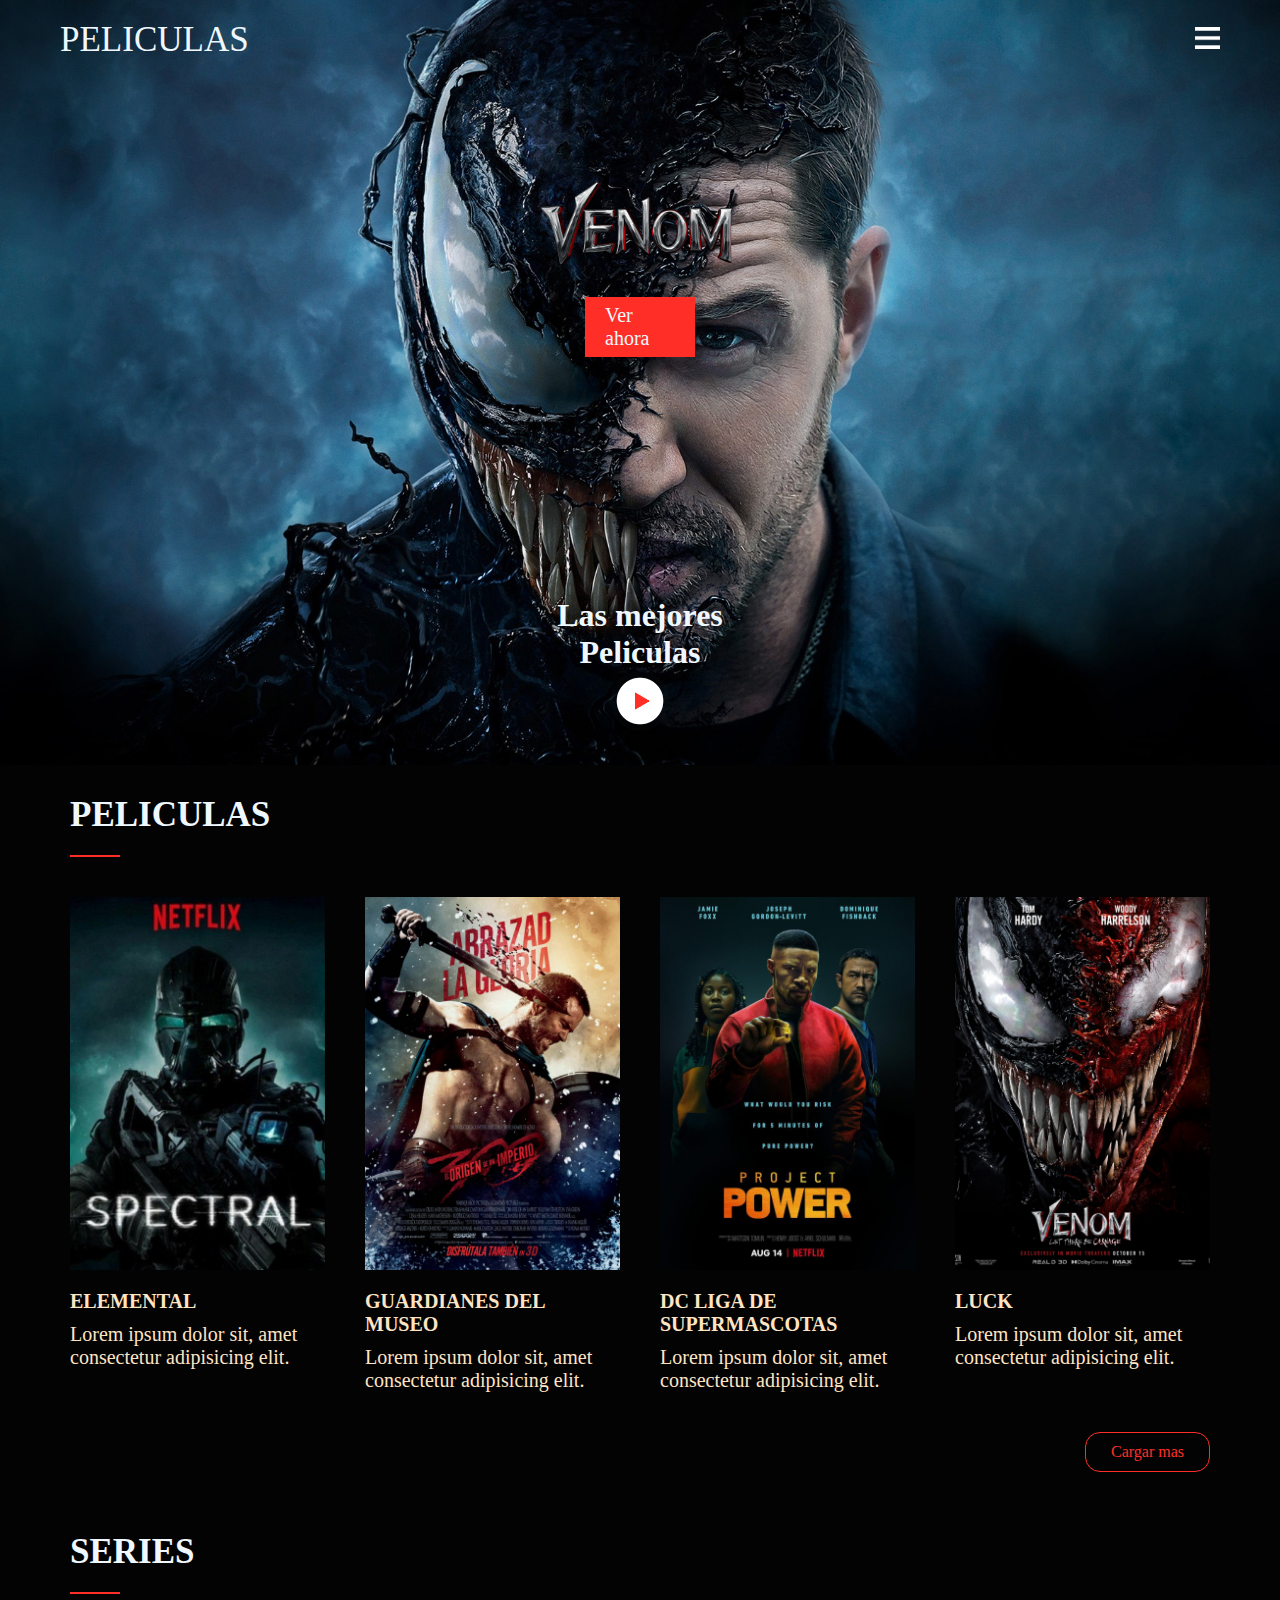
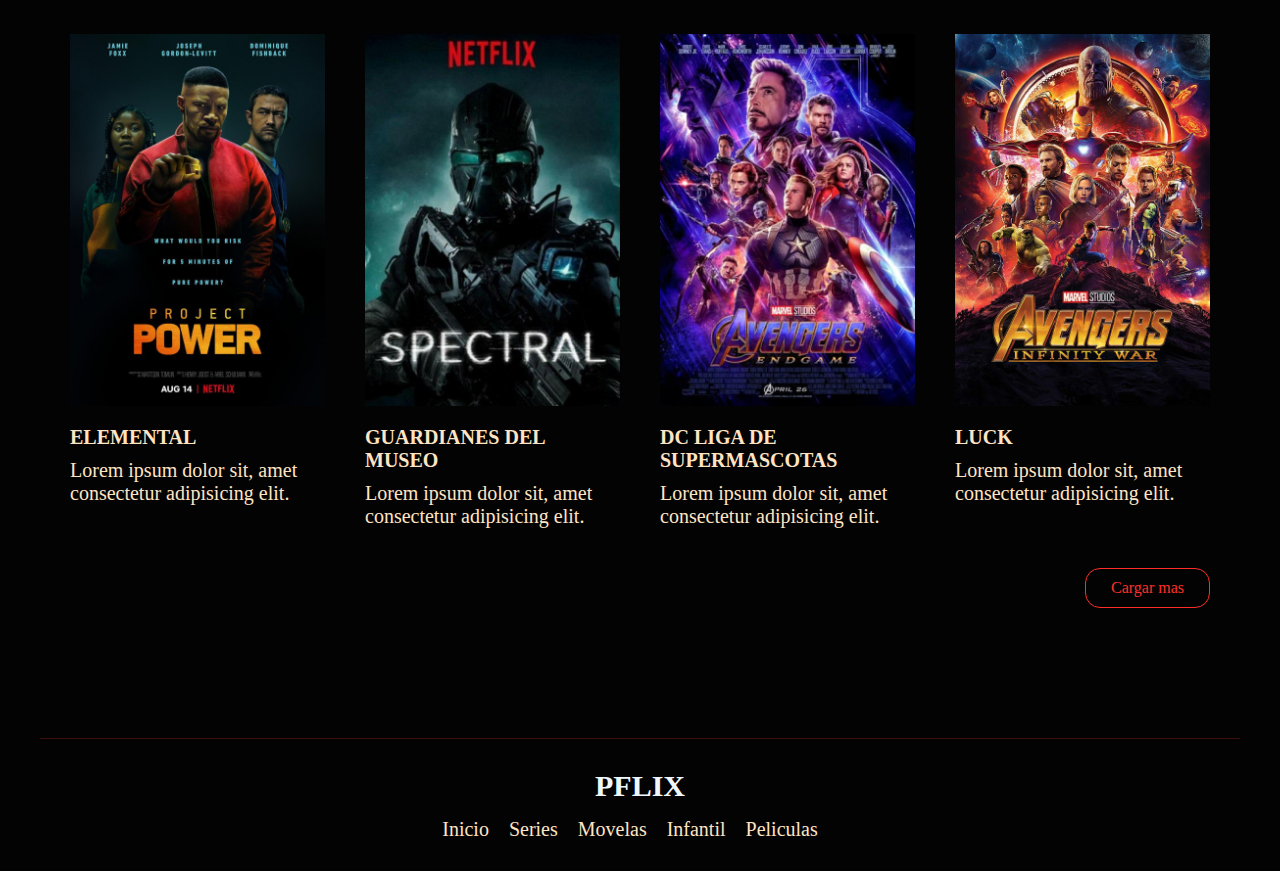
<file: index.html>
<!DOCTYPE html>
<html lang="es">
<head>
    <meta charset="UTF-8">
    <meta name="viewport" content="width=device-width, initial-scale=1.0">
    <title>PFLIX</title>
    <link rel="stylesheet" href="style.css">
</head>
<body>

    <header class="header">

        <div class="menu container">

            <a href="#" class="logo" >PELICULAS</a>
            <input type="checkbox" id="menu" />
            <label for="menu">
                <img src="IMAGENES/menu.png" class="menu-icono" alt="menu">
            </label>
            <nav class="navbar">
                <ul>
                    <li><a href="#">Inicio</a></li>
                    <li><a href="#">Series</a></li>
                    <li><a href="#">Movelas</a></li>
                    <li><a href="infantil.html">Infantil</a></li>
                    <li><a href="#">Peliculas</a></li>
                </ul>
            </nav>
            <a href="#" class="btn-1">Login</a>
        </div>

        <div class="header-content container">

            <div class="header-1">
                <img src="IMAGENES/venom.png" alt="">
                <a href="#" class="btn-2">Ver ahora</a>
            </div>
            <div class="header-2">
                <h1>Las mejores <br> Peliculas</h1>
                <img src="IMAGENES/play.png" alt="">
            </div>

        </div>

    </header>

    <section class="movies container">
        <h2>PELICULAS</h2>
        <hr>

        <div class="box-container-1">
            <div class="box-1">
                <div class="content">
                    <img src="IMAGENES/6.jpg" alt="">
                    <h3>ELEMENTAL</h3>
                    <p>
                        Lorem ipsum dolor sit, amet consectetur adipisicing elit.
                    </p>
                </div>
            </div>
            <div class="box-1">
                <div class="content">
                    <img src="IMAGENES/7.jpg" alt="">
                    <h3>GUARDIANES DEL MUSEO</h3>
                    <p>
                        Lorem ipsum dolor sit, amet consectetur adipisicing elit.
                    </p>
                </div>
            </div>
            <div class="box-1">
                <div class="content">
                    <img src="IMAGENES/8.jpg" alt="">
                    <h3>DC LIGA DE SUPERMASCOTAS</h3>
                    <p>
                        Lorem ipsum dolor sit, amet consectetur adipisicing elit.
                    </p>
                </div>
            </div>
            <div class="box-1">
                <div class="content">
                    <img src="IMAGENES/9.jpg" alt="">
                    <h3>LUCK</h3>
                    <p>
                        Lorem ipsum dolor sit, amet consectetur adipisicing elit.
                    </p>
                </div>
            </div>
            <div class="box-1">
                <div class="content">
                    <img src="IMAGENES/10.jpg" alt="">
                    <h3>EL GATO CON BOTAS ATRAPADO EN UN CUENTO EPICO</h3>
                    <p>
                        Lorem ipsum dolor sit, amet consectetur adipisicing elit.
                    </p>
                </div>
            </div>
        </div>
        <div class="load-more" id="load-more-1">Cargar mas</div>

    </section>

    <section class="movies container">
        <h2>SERIES</h2>
        <hr>

        <div class="box-container-2">
            <div class="box-2">
                <div class="content">
                    <img src="IMAGENES/8.jpg" alt="">
                    <h3>ELEMENTAL</h3>
                    <p>
                        Lorem ipsum dolor sit, amet consectetur adipisicing elit.
                    </p>
                </div>
            </div>
            <div class="box-2">
                <div class="content">
                    <img src="IMAGENES/6.jpg" alt="">
                    <h3>GUARDIANES DEL MUSEO</h3>
                    <p>
                        Lorem ipsum dolor sit, amet consectetur adipisicing elit.
                    </p>
                </div>
            </div>
            <div class="box-2">
                <div class="content">
                    <img src="IMAGENES/13.jpg" alt="">
                    <h3>DC LIGA DE SUPERMASCOTAS</h3>
                    <p>
                        Lorem ipsum dolor sit, amet consectetur adipisicing elit.
                    </p>
                </div>
            </div>
            <div class="box-2">
                <div class="content">
                    <img src="IMAGENES/12.jpg" alt="">
                    <h3>LUCK</h3>
                    <p>
                        Lorem ipsum dolor sit, amet consectetur adipisicing elit.
                    </p>
                </div>
            </div>
            <div class="box-2">
                <div class="content">
                    <img src="IMAGENES/11.jpg" alt="">
                    <h3>EL GATO CON BOTAS ATRAPADO EN UN CUENTO EPICO</h3>
                    <p>
                        Lorem ipsum dolor sit, amet consectetur adipisicing elit.
                    </p>
                </div>
            </div>
        </div>
        <div class="load-more" id="load-more-2">Cargar mas</div>

    </section>

    <footer class="footer container">
        <h3>PFLIX</h3>
        <ul>
            <li><a href="#">Inicio</a></li>
            <li><a href="#">Series</a></li>
            <li><a href="#">Movelas</a></li>
            <li><a href="#">Infantil</a></li>
            <li><a href="#">Peliculas</a></li>
        </ul>

    </footer>


    <script src="script.js"></script>    
</body>
</html>
</file>
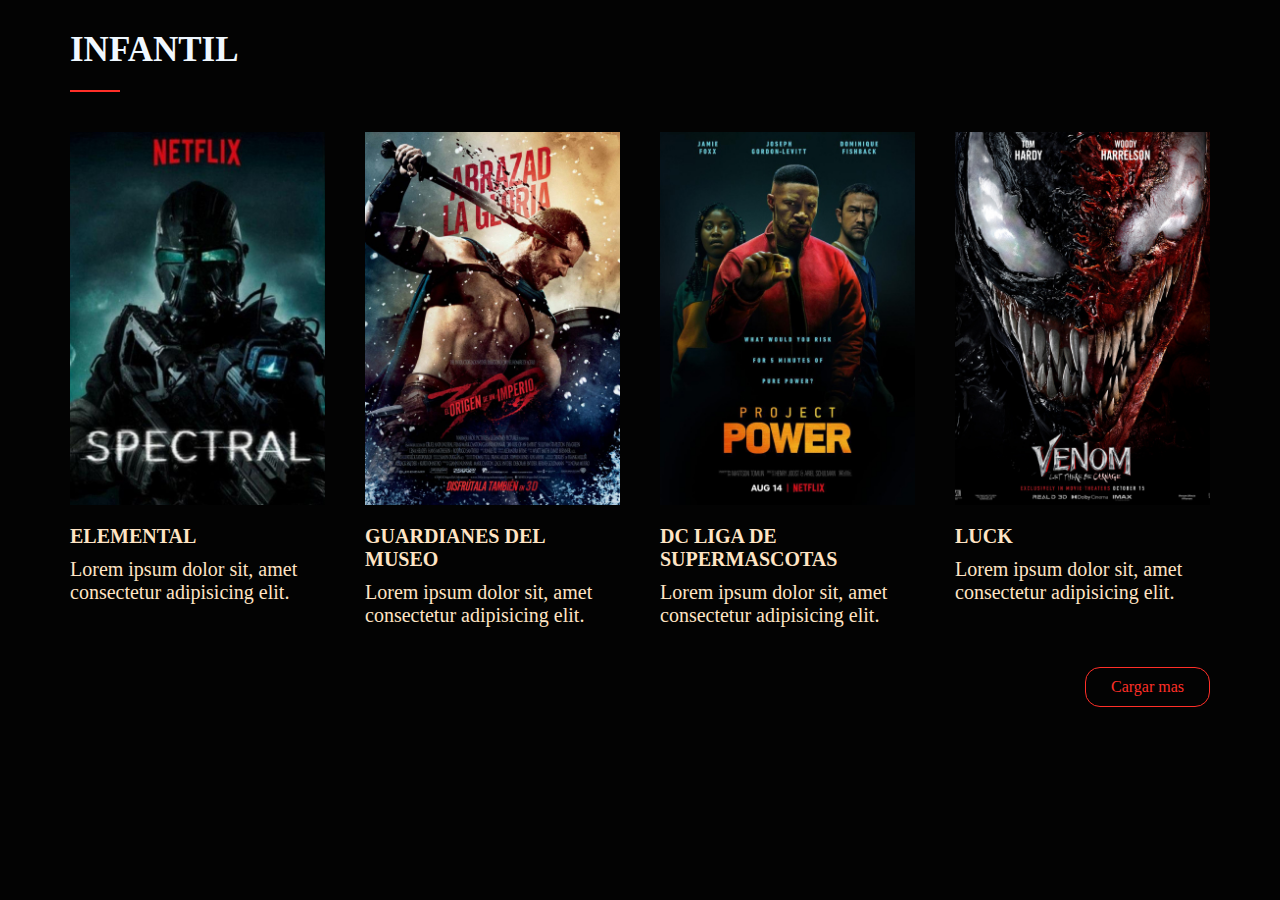
<file: infantil.html>
<!DOCTYPE html>
<html lang="es">
<head>
    <meta charset="UTF-8">
    <meta name="viewport" content="width=device-width, initial-scale=1.0">
    <title>INFANTIL</title>
    <link rel="stylesheet" href="style2.css">
</head>
<body>

    <section class="movies container">
        <h2>INFANTIL</h2>
        <hr>

        <div class="box-container-1">
            <div class="box-1">
                <div class="content">
                    <img src="IMAGENES/6.jpg" alt="">
                    <h3>ELEMENTAL</h3>
                    <p>
                        Lorem ipsum dolor sit, amet consectetur adipisicing elit.
                    </p>
                </div>
            </div>
            <div class="box-1">
                <div class="content">
                    <img src="IMAGENES/7.jpg" alt="">
                    <h3>GUARDIANES DEL MUSEO</h3>
                    <p>
                        Lorem ipsum dolor sit, amet consectetur adipisicing elit.
                    </p>
                </div>
            </div>
            <div class="box-1">
                <div class="content">
                    <img src="IMAGENES/8.jpg" alt="">
                    <h3>DC LIGA DE SUPERMASCOTAS</h3>
                    <p>
                        Lorem ipsum dolor sit, amet consectetur adipisicing elit.
                    </p>
                </div>
            </div>
            <div class="box-1">
                <div class="content">
                    <img src="IMAGENES/9.jpg" alt="">
                    <h3>LUCK</h3>
                    <p>
                        Lorem ipsum dolor sit, amet consectetur adipisicing elit.
                    </p>
                </div>
            </div>
            <div class="box-1">
                <div class="content">
                    <a href="ENCANTOS.html"><img src="IMAGENES/encantos.png" alt=""></a>
                    <h3>ENCANTOS</h3>
                    <p>
                        Lorem ipsum dolor sit, amet consectetur adipisicing elit.
                    </p>
                </div>
            </div>
        </div>
        <div class="load-more" id="load-more-1">Cargar mas</div>

  
    

    <script src="scriptt2.js"></script>
</body>
</html>
</file>
<file: style.css>
* {
    margin: 0;
    padding: 0;
    box-sizing: border-box;
    text-decoration: none;
    list-style: none;
}
.bebas-neue-regular {
    font-family: "Bebas Neue", sans-serif;
    font-weight: 400;
    font-style: normal;
  }

body {
    background-color: #030303;
    font-family: 'Bebas Neue', cursive;
    color: aliceblue;
}

.container {
    max-width: 1200px;
    margin: 0 auto;
}

.header {
    background-image: url(IMAGENES/bg.jpg);
    background-position: center center;
    background-repeat: no-repeat;
    background-size: cover;
    min-height: 70vh;
    align-items: center;
}

.menu {
    position: absolute;
    top: 0;
    left: 0;
    right: 0;
    display: flex;
    align-items: center;
    justify-content: space-between;

}

.logo {
    font-size: 35px;
    color: aliceblue;
}

.menu .navbar  ul  li {

    position: relative;
    float: left;
}

.menu .navbar  ul li  a {
    font-size: 22px;
    padding: 20px;
    color: aliceblue;
    display: block;
}

.menu .navbar ul li a:hover {
    color: #ff2f28;
}

#menu  {
    display: none;
}

.menu-icono  {
    width: 25px;
}

.menu label {
    cursor: pointer;
    display: none;
}

.header-content {
    display: flex;
    width: 100%;
}

.header-1 {
    display: flex;
    flex-direction: column;
    width: 40%;
    align-self: flex-end;
}

.header-1 img {
    width: 200px;
}

.header-2 {
    width: 50%;
    margin-top: 240px;
    text-align: end;
}

.header-2 h2 {
    color: #ffffff72;
    font-size: 80px;
    line-height: 80px;
}

.header-2 img {
    width: 60px;
}

.btn-1 {
    display: inline-block;
    padding: 7px 20px;
    background-color: #ff2f28;
    color: aliceblue;
    font-size: 20px;
}

.btn-2 {
    width: 110px;
    display: inline-block;
    padding: 7px 20px;
    background-color: #ff2f28;
    font-size: 20px;
    margin-top: 30px;
    color: aliceblue;
}

.movies {
    padding: 50px 0 0 0;
    display: flex;
    flex-direction: column;
}

h2 {
    font-size: 35px;
    margin-bottom: 20px;
}

hr {
    border: 1px solid #ff2f28;
    width: 50px;
    margin-bottom: 40px;
}

.box-container-1 ,
.box-container-2 ,
.box-container-3 {
    display: grid;
    grid-template-columns: repeat(auto-fit, minmax(250px, 1fr));
    gap: 40px;    
}

.box-1 ,
.box-2 ,
.box-3 {
    border-radius: 5px;
    z-index: 1000;
    display: none;
}

.box-1:nth-child(1),
.box-1:nth-child(2),
.box-1:nth-child(3),
.box-1:nth-child(4) {
    display: inline-block;
}


.box-2:nth-child(1),
.box-2:nth-child(2),
.box-2:nth-child(3),
.box-2:nth-child(4) {
    display: inline-block;
}


.box-3:nth-child(1),
.box-3:nth-child(2),
.box-3:nth-child(3),
.box-3:nth-child(4) {
    display: inline-block;
}

.load-more {
    margin-top: 40px;
    display: inline-block;
    padding: 10px 25px;
    border-radius: 15px;
    border: 1px solid #ff2f28;
    color: #ff2f28;
    font-size: 16px;
    cursor: pointer;
    align-self: flex-end;
}

.load-more:hover {
    background-color: #ff2f28;
    color: aliceblue;
}

.content img {
    width: 100%;
    margin-bottom: 15px;
}

.content h3  {
    font-size: 20px;
    margin-bottom: 10px;
}

.content {
    color: bisque;
    font-size: 20px;
}

.footer {
    display: flex;
    justify-content: space-between;
    align-items: center;
    padding: 100px 0;
    margin-top: 100px;
    border-top: 1px solid #ff2f283d;
}

.footer ul {
    display: flex;
}

.footer h3 {
    font-size: 30px;
}

.footer a {
    color: bisque;
    font-size: 20px;
    margin-right: 20px;
    display: block;
}

.footer a:hover {
    color: #ff2f28;
}

@media (max-width:9991px)  {

    .menu {
        padding: 20px;
    }

    .menu label {
        display: initial;
    }
    .menu .navbar {
        position: absolute;
        top: 100%;
        left: 0;
        right: 0;
        background-color: #030303;
        display: none;
    }

    .menu .navbar ul li {
        width: 100%;
    }

    .btn-1 {
        display: none;
    }

    #menu:checked ~ .navbar {
        display: initial;
    }

    .header-content {
        flex-direction: column;
        padding: 180px 30px 30px 30px;
    }

    .header-1 {
        width: 100%;
        align-items: center;
    }

    .header-2 {
        width: 100%;
        text-align: center;
    }

    .movies {
        padding: 30px;
    }

    .footer {
        margin-top: 30px 100px;
        padding: 30px;
        flex-direction: column;
        text-align: center;
    }

    .footer ul {
        margin-top: 15px;
        justify-content: center;
    }
}








@import url('https://fonts.googleapis.com/css2?family=Bebas+Neue&display=swap')
</file>
<file: style2.css>
* {
    margin: 0;
    padding: 0;
    box-sizing: border-box;
    text-decoration: none;
    list-style: none;
}
.bebas-neue-regular {
    font-family: "Bebas Neue", sans-serif;
    font-weight: 400;
    font-style: normal;
  }

body {
    background-color: #030303;
    font-family: 'Bebas Neue', cursive;
    color: aliceblue;
}
.container {
    max-width: 1200px;
    margin: 0 auto;
}

.header {
    background-image: url(IMAGENES/bg.jpg);
    background-position: center center;
    background-repeat: no-repeat;
    background-size: cover;
    min-height: 70vh;
    align-items: center;
}

.menu {
    position: absolute;
    top: 0;
    left: 0;
    right: 0;
    display: flex;
    align-items: center;
    justify-content: space-between;

}

.logo {
    font-size: 35px;
    color: aliceblue;
}

.menu .navbar  ul  li {

    position: relative;
    float: left;
}

.menu .navbar  ul li  a {
    font-size: 22px;
    padding: 20px;
    color: aliceblue;
    display: block;
}

.menu .navbar ul li a:hover {
    color: #ff2f28;
}

#menu  {
    display: none;
}

.menu-icono  {
    width: 25px;
}

.menu label {
    cursor: pointer;
    display: none;
}

.header-content {
    display: flex;
    width: 100%;
}

.header-1 {
    display: flex;
    flex-direction: column;
    width: 40%;
    align-self: flex-end;
}

.header-1 img {
    width: 200px;
}

.header-2 {
    width: 50%;
    margin-top: 240px;
    text-align: end;
}

.header-2 h2 {
    color: #ffffff72;
    font-size: 80px;
    line-height: 80px;
}

.header-2 img {
    width: 60px;
}

.btn-1 {
    display: inline-block;
    padding: 7px 20px;
    background-color: #ff2f28;
    color: aliceblue;
    font-size: 20px;
}

.btn-2 {
    width: 110px;
    display: inline-block;
    padding: 7px 20px;
    background-color: #ff2f28;
    font-size: 20px;
    margin-top: 30px;
    color: aliceblue;
}

.movies {
    padding: 50px 0 0 0;
    display: flex;
    flex-direction: column;
}

h2 {
    font-size: 35px;
    margin-bottom: 20px;
}

hr {
    border: 1px solid #ff2f28;
    width: 50px;
    margin-bottom: 40px;
}

.box-container-1 ,
.box-container-2 ,
.box-container-3 {
    display: grid;
    grid-template-columns: repeat(auto-fit, minmax(250px, 1fr));
    gap: 40px;    
}

.box-1 ,
.box-2 ,
.box-3 {
    border-radius: 5px;
    z-index: 1000;
    display: none;
}

.box-1:nth-child(1),
.box-1:nth-child(2),
.box-1:nth-child(3),
.box-1:nth-child(4) {
    display: inline-block;
}


.box-2:nth-child(1),
.box-2:nth-child(2),
.box-2:nth-child(3),
.box-2:nth-child(4) {
    display: inline-block;
}


.box-3:nth-child(1),
.box-3:nth-child(2),
.box-3:nth-child(3),
.box-3:nth-child(4) {
    display: inline-block;
}

.load-more {
    margin-top: 40px;
    display: inline-block;
    padding: 10px 25px;
    border-radius: 15px;
    border: 1px solid #ff2f28;
    color: #ff2f28;
    font-size: 16px;
    cursor: pointer;
    align-self: flex-end;
}

.load-more:hover {
    background-color: #ff2f28;
    color: aliceblue;
}

.content img {
    width: 100%;
    margin-bottom: 15px;
}

.content h3  {
    font-size: 20px;
    margin-bottom: 10px;
}

.content {
    color: bisque;
    font-size: 20px;
}

.footer {
    display: flex;
    justify-content: space-between;
    align-items: center;
    padding: 100px 0;
    margin-top: 100px;
    border-top: 1px solid #ff2f283d;
}

.footer ul {
    display: flex;
}

.footer h3 {
    font-size: 30px;
}

.footer a {
    color: bisque;
    font-size: 20px;
    margin-right: 20px;
    display: block;
}

.footer a:hover {
    color: #ff2f28;
}

@media (max-width:9991px)  {

    .menu {
        padding: 20px;
    }

    .menu label {
        display: initial;
    }
    .menu .navbar {
        position: absolute;
        top: 100%;
        left: 0;
        right: 0;
        background-color: #030303;
        display: none;
    }

    .menu .navbar ul li {
        width: 100%;
    }

    .btn-1 {
        display: none;
    }

    #menu:checked ~ .navbar {
        display: initial;
    }

    .header-content {
        flex-direction: column;
        padding: 180px 30px 30px 30px;
    }

    .header-1 {
        width: 100%;
        align-items: center;
    }

    .header-2 {
        width: 100%;
        text-align: center;
    }

    .movies {
        padding: 30px;
    }

    .footer {
        margin-top: 30px 100px;
        padding: 30px;
        flex-direction: column;
        text-align: center;
    }

    .footer ul {
        margin-top: 15px;
        justify-content: center;
    }
}
</file>
